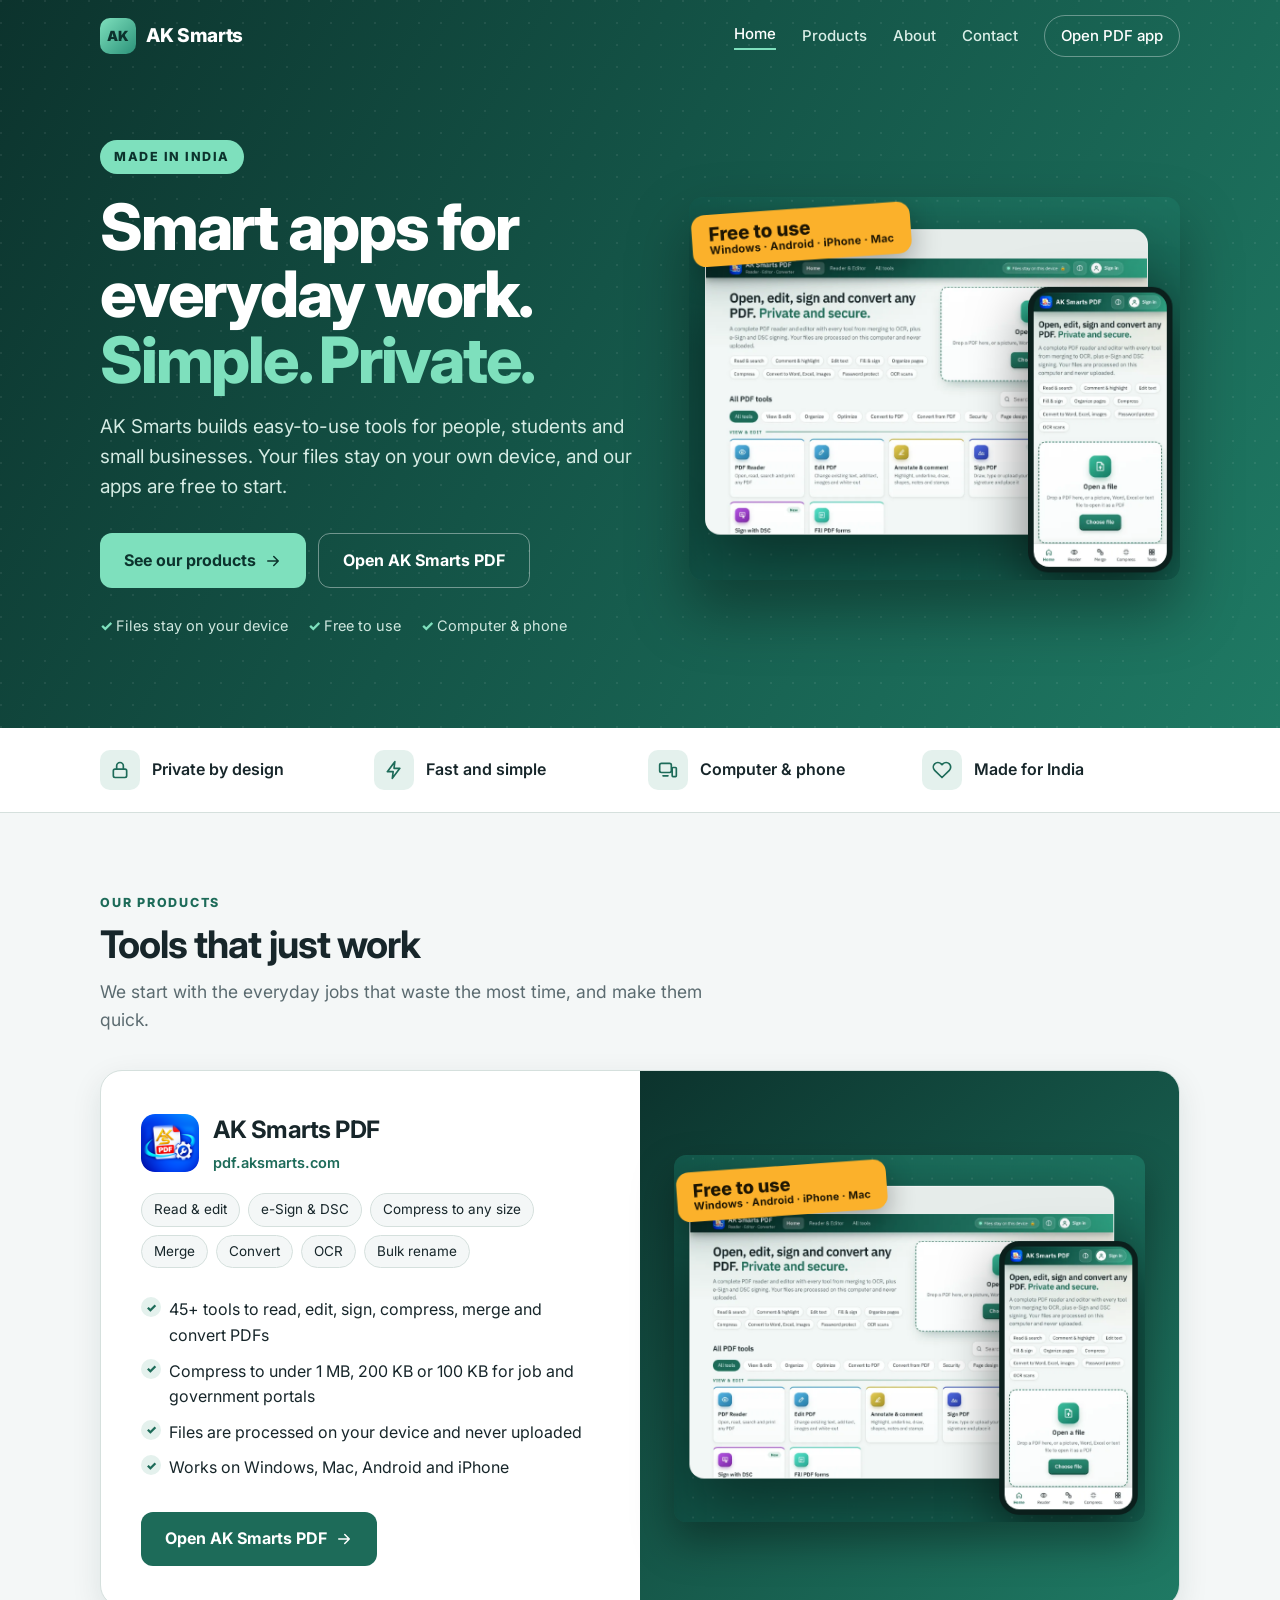
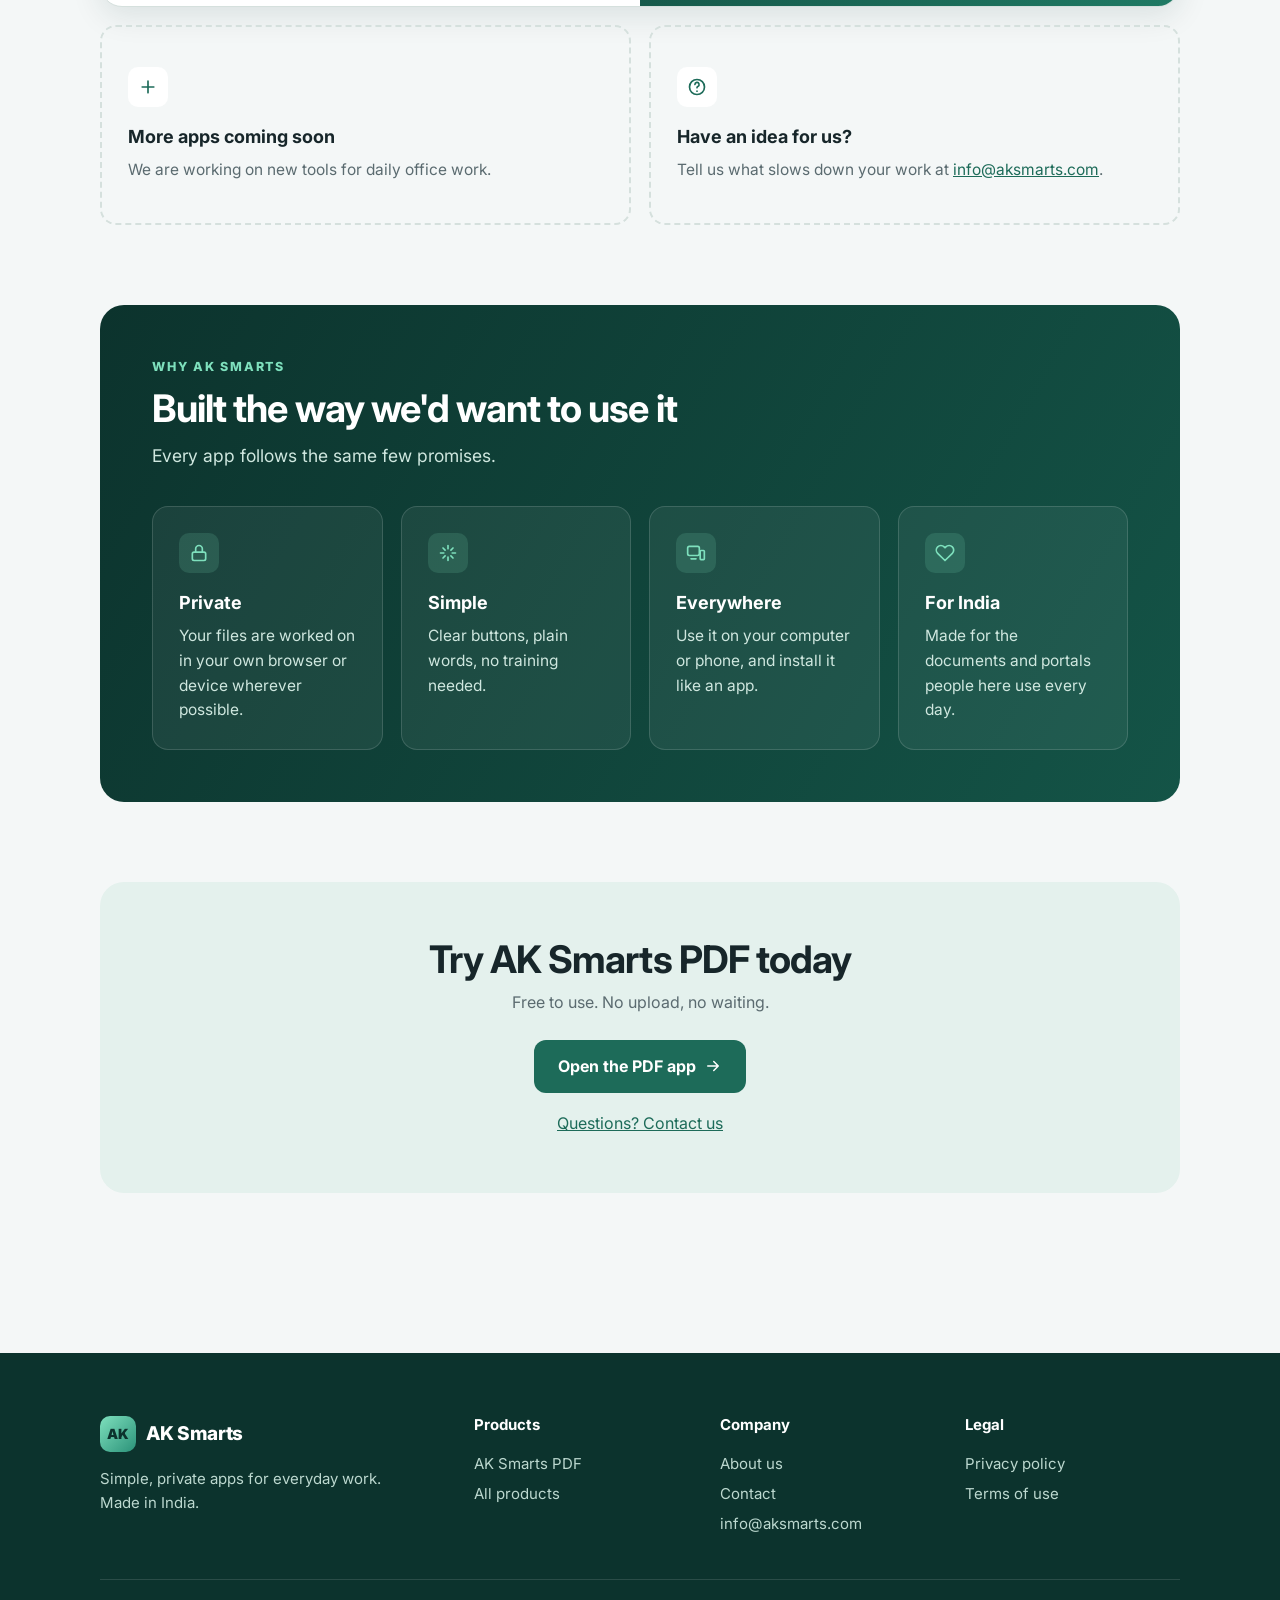
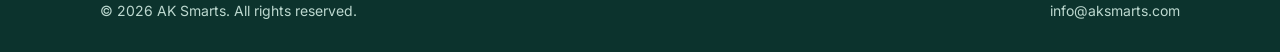
<file: index.html>
<!doctype html>
<html lang="en">
<head>
<meta charset="utf-8">
<meta name="viewport" content="width=device-width,initial-scale=1">
<title>AK Smarts — Simple, private apps for everyday work</title>
<meta name="description" content="AK Smarts builds simple, private apps for everyday work. Our first product, AK Smarts PDF, lets you read, edit, sign and convert PDFs on your own device.">
<link rel="icon" href="assets/favicon.ico">
<link rel="preconnect" href="https://fonts.googleapis.com"><link rel="preconnect" href="https://fonts.gstatic.com" crossorigin>
<link href="https://fonts.googleapis.com/css2?family=Inter:wght@400;500;600;700;800;900&display=swap" rel="stylesheet">
<link rel="stylesheet" href="assets/style.css">
</head>
<body>
<header class="site-header">
 <div class="wrap nav">
  <a class="brand" href="index.html"><span class="mark">AK</span>AK Smarts</a>
  <button class="menu-btn" aria-label="Menu" onclick="document.querySelector('.nav-links').classList.toggle('open')">☰</button>
  <nav class="nav-links"><a href="index.html" class=active>Home</a><a href="products.html">Products</a><a href="about.html">About</a><a href="contact.html">Contact</a><a class="nav-cta" href="https://pdf.aksmarts.com/app">Open PDF app</a></nav>
 </div>
</header>
<section class="hero"><div class="wrap hero-grid">
 <div>
  <span class="pill">Made in India</span>
  <h1>Smart apps for<br>everyday work.<br><span class="accent">Simple. Private.</span></h1>
  <p class="lead">AK Smarts builds easy-to-use tools for people, students and small businesses. Your files stay on your own device, and our apps are free to start.</p>
  <div class="btns"><a class="btn btn-primary" href="products.html">See our products <svg viewBox="0 0 24 24" fill="none" stroke="currentColor" stroke-width="2" stroke-linecap="round" stroke-linejoin="round" aria-hidden="true"><path d="M5 12h14M13 6l6 6-6 6"/></svg></a><a class="btn btn-ghost" href="https://pdf.aksmarts.com/app">Open AK Smarts PDF</a></div>
  <div class="ticks"><span>Files stay on your device</span><span>Free to use</span><span>Computer &amp; phone</span></div>
 </div>
 <div class="showcase"><img src="assets/pdf-app-preview.png" alt="AK Smarts PDF app on computer and phone"></div>
</div></section>
<div class="strip"><div class="wrap">
 <div><span class="ico"><svg viewBox="0 0 24 24" fill="none" stroke="currentColor" stroke-width="2" stroke-linecap="round" stroke-linejoin="round" aria-hidden="true"><rect x="4" y="11" width="16" height="10" rx="2"/><path d="M8 11V7a4 4 0 0 1 8 0v4"/></svg></span>Private by design</div>
 <div><span class="ico"><svg viewBox="0 0 24 24" fill="none" stroke="currentColor" stroke-width="2" stroke-linecap="round" stroke-linejoin="round" aria-hidden="true"><path d="M13 2 4 14h7l-1 8 9-12h-7z"/></svg></span>Fast and simple</div>
 <div><span class="ico"><svg viewBox="0 0 24 24" fill="none" stroke="currentColor" stroke-width="2" stroke-linecap="round" stroke-linejoin="round" aria-hidden="true"><rect x="2" y="4" width="14" height="11" rx="2"/><rect x="17" y="9" width="5" height="11" rx="1"/><path d="M6 19h6"/></svg></span>Computer &amp; phone</div>
 <div><span class="ico"><svg viewBox="0 0 24 24" fill="none" stroke="currentColor" stroke-width="2" stroke-linecap="round" stroke-linejoin="round" aria-hidden="true"><path d="M20.8 4.6a5.5 5.5 0 0 0-7.8 0L12 5.7l-1-1.1a5.5 5.5 0 0 0-7.8 7.8L12 21l8.8-8.6a5.5 5.5 0 0 0 0-7.8z"/></svg></span>Made for India</div>
</div></div>

<section class="block"><div class="wrap">
 <p class="eyebrow">Our products</p>
 <h2>Tools that just work</h2>
 <p class="sub">We start with the everyday jobs that waste the most time, and make them quick.</p>
 <div class="product">
  <div class="info">
   <div class="app-head"><img src="assets/ak-smarts-pdf-icon.png" alt=""><div><h3>AK Smarts PDF</h3><span class="url">pdf.aksmarts.com</span></div></div>
   <div class="chips"><span>Read &amp; edit</span><span>e-Sign &amp; DSC</span><span>Compress to any size</span><span>Merge</span><span>Convert</span><span>OCR</span><span>Bulk rename</span></div>
   <ul class="checks">
    <li>45+ tools to read, edit, sign, compress, merge and convert PDFs</li>
    <li>Compress to under 1 MB, 200 KB or 100 KB for job and government portals</li>
    <li>Files are processed on your device and never uploaded</li>
    <li>Works on Windows, Mac, Android and iPhone</li>
   </ul>
   <div class="btns"><a class="btn btn-dark" href="https://pdf.aksmarts.com/app">Open AK Smarts PDF <svg viewBox="0 0 24 24" fill="none" stroke="currentColor" stroke-width="2" stroke-linecap="round" stroke-linejoin="round" aria-hidden="true"><path d="M5 12h14M13 6l6 6-6 6"/></svg></a></div>
  </div>
  <div class="visual"><img src="assets/pdf-app-preview.png" alt="AK Smarts PDF preview"></div>
 </div>
 <div class="grid g2" style="margin-top:18px">
  <div class="card soon"><span class="ico"><svg viewBox="0 0 24 24" fill="none" stroke="currentColor" stroke-width="2" stroke-linecap="round" stroke-linejoin="round" aria-hidden="true"><path d="M12 5v14M5 12h14"/></svg></span><h3>More apps coming soon</h3><p>We are working on new tools for daily office work.</p></div>
  <div class="card soon"><span class="ico"><svg viewBox="0 0 24 24" fill="none" stroke="currentColor" stroke-width="2" stroke-linecap="round" stroke-linejoin="round" aria-hidden="true"><circle cx="12" cy="12" r="9"/><path d="M9.5 9a2.5 2.5 0 1 1 3.5 2.3c-.7.3-1 .9-1 1.7M12 17h.01"/></svg></span><h3>Have an idea for us?</h3><p>Tell us what slows down your work at <a href="mailto:info@aksmarts.com">info@aksmarts.com</a>.</p></div>
 </div>
</div></section>

<section class="block" style="padding-top:0"><div class="wrap"><div class="band">
 <p class="eyebrow">Why AK Smarts</p>
 <h2>Built the way we'd want to use it</h2>
 <p class="sub">Every app follows the same few promises.</p>
 <div class="grid g4">
  <div class="card"><span class="ico"><svg viewBox="0 0 24 24" fill="none" stroke="currentColor" stroke-width="2" stroke-linecap="round" stroke-linejoin="round" aria-hidden="true"><rect x="4" y="11" width="16" height="10" rx="2"/><path d="M8 11V7a4 4 0 0 1 8 0v4"/></svg></span><h3>Private</h3><p>Your files are worked on in your own browser or device wherever possible.</p></div>
  <div class="card"><span class="ico"><svg viewBox="0 0 24 24" fill="none" stroke="currentColor" stroke-width="2" stroke-linecap="round" stroke-linejoin="round" aria-hidden="true"><path d="M12 3v4M12 17v4M3 12h4M17 12h4M6 6l2.5 2.5M15.5 15.5 18 18M6 18l2.5-2.5M15.5 8.5 18 6"/></svg></span><h3>Simple</h3><p>Clear buttons, plain words, no training needed.</p></div>
  <div class="card"><span class="ico"><svg viewBox="0 0 24 24" fill="none" stroke="currentColor" stroke-width="2" stroke-linecap="round" stroke-linejoin="round" aria-hidden="true"><rect x="2" y="4" width="14" height="11" rx="2"/><rect x="17" y="9" width="5" height="11" rx="1"/><path d="M6 19h6"/></svg></span><h3>Everywhere</h3><p>Use it on your computer or phone, and install it like an app.</p></div>
  <div class="card"><span class="ico"><svg viewBox="0 0 24 24" fill="none" stroke="currentColor" stroke-width="2" stroke-linecap="round" stroke-linejoin="round" aria-hidden="true"><path d="M20.8 4.6a5.5 5.5 0 0 0-7.8 0L12 5.7l-1-1.1a5.5 5.5 0 0 0-7.8 7.8L12 21l8.8-8.6a5.5 5.5 0 0 0 0-7.8z"/></svg></span><h3>For India</h3><p>Made for the documents and portals people here use every day.</p></div>
 </div>
</div></div></section>

<section class="block" style="padding-top:0"><div class="wrap"><div class="cta">
 <h2>Try AK Smarts PDF today</h2>
 <p>Free to use. No upload, no waiting.</p>
 <div class="btns" style="justify-content:center"><a class="btn btn-dark" href="https://pdf.aksmarts.com/app">Open the PDF app <svg viewBox="0 0 24 24" fill="none" stroke="currentColor" stroke-width="2" stroke-linecap="round" stroke-linejoin="round" aria-hidden="true"><path d="M5 12h14M13 6l6 6-6 6"/></svg></a></div>
 <p style="margin:18px 0 0"><a href="contact.html">Questions? Contact us</a></p>
</div></div></section>
<footer>
 <div class="wrap">
  <div class="foot">
   <div><a class="brand" href="index.html"><span class="mark">AK</span>AK Smarts</a>
    <p>Simple, private apps for everyday work. Made in India.</p></div>
   <div><h4>Products</h4><a href="https://pdf.aksmarts.com/app">AK Smarts PDF</a><a href="products.html">All products</a></div>
   <div><h4>Company</h4><a href="about.html">About us</a><a href="contact.html">Contact</a><a href="mailto:info@aksmarts.com">info@aksmarts.com</a></div>
   <div><h4>Legal</h4><a href="privacy.html">Privacy policy</a><a href="terms.html">Terms of use</a></div>
  </div>
  <div class="copy"><span>© 2026 AK Smarts. All rights reserved.</span><span>info@aksmarts.com</span></div>
 </div>
</footer>
</body>
</html>
</file>
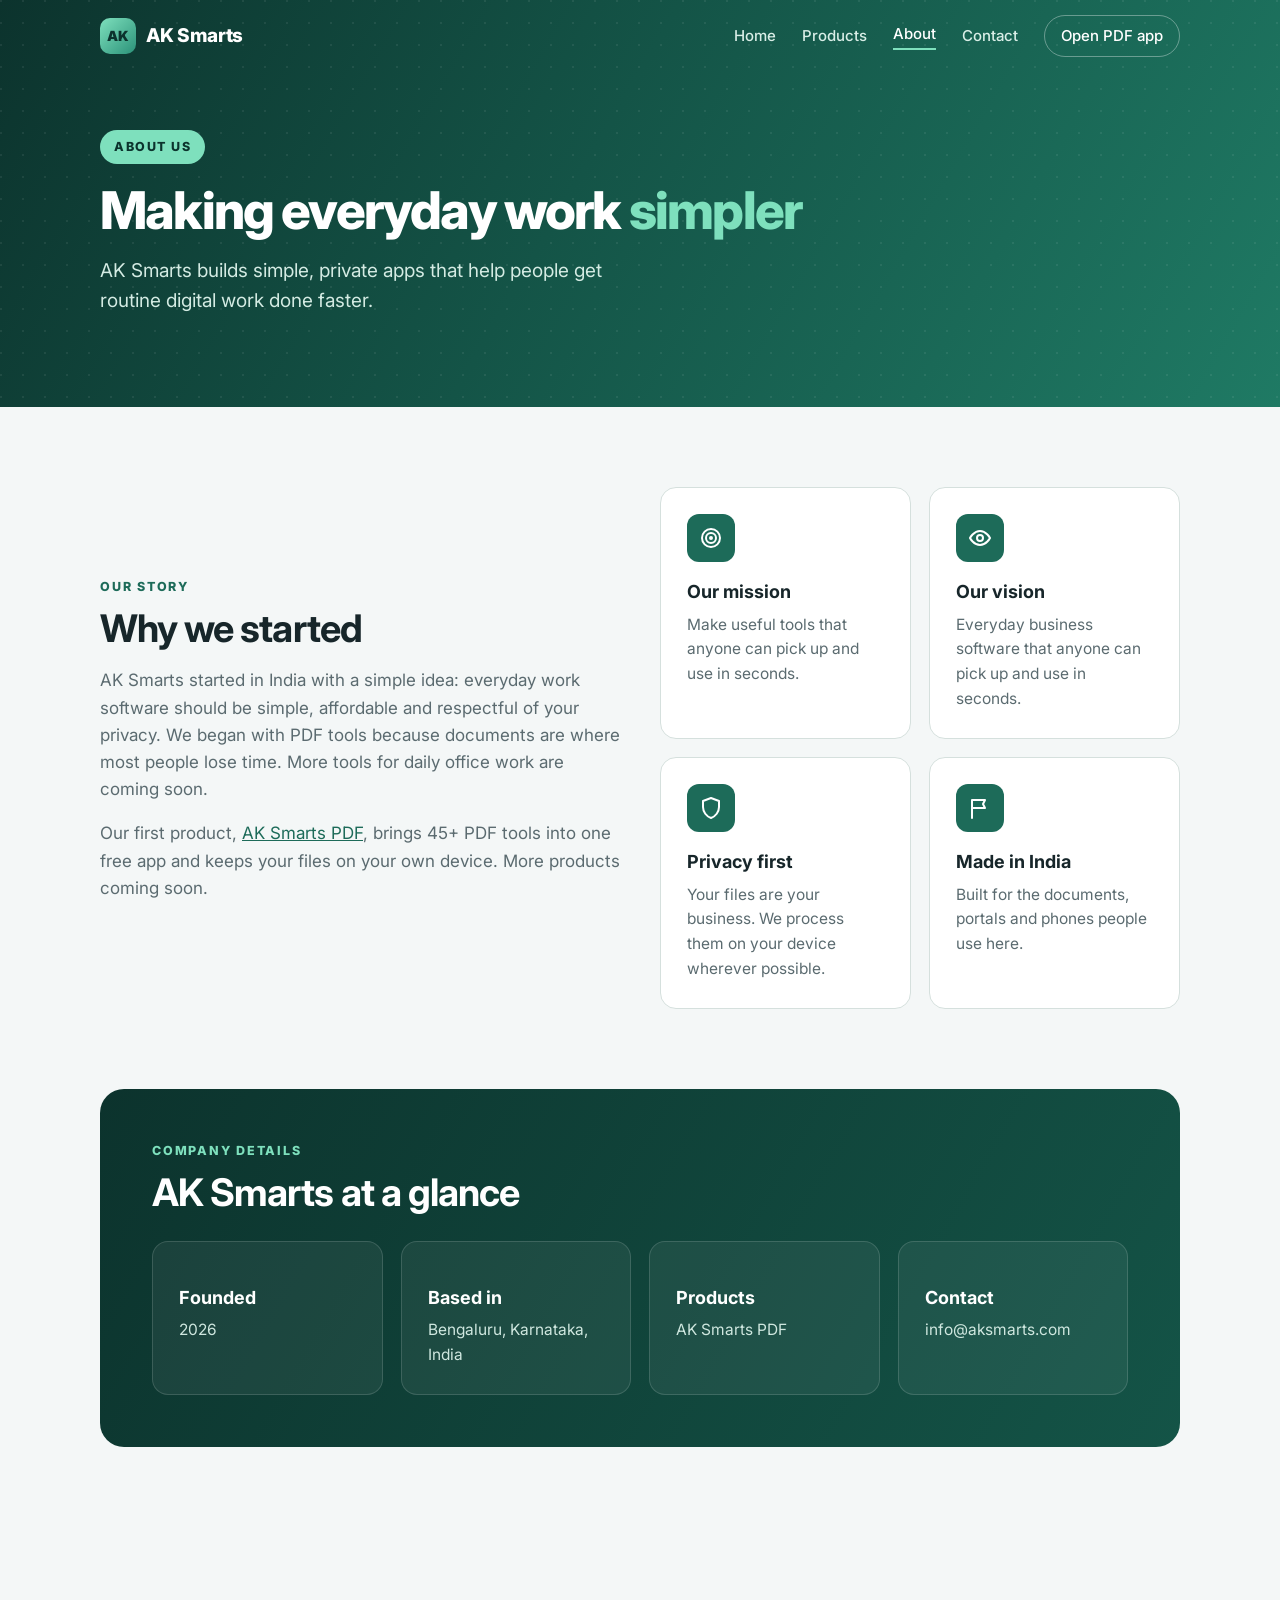
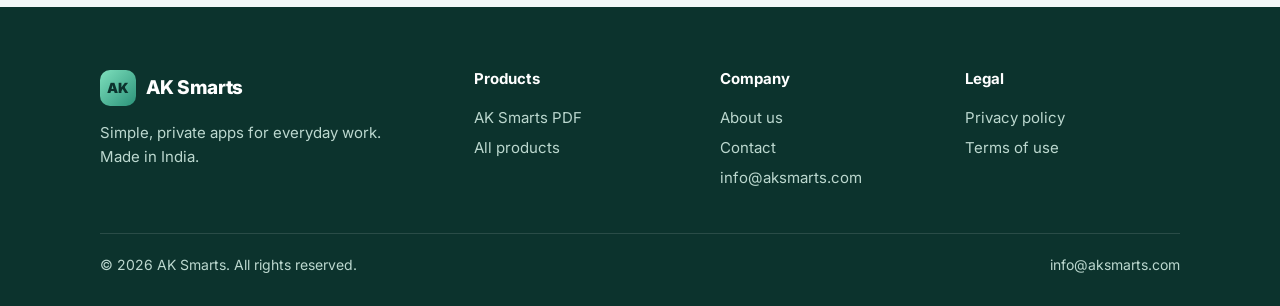
<file: about.html>
<!doctype html>
<html lang="en">
<head>
<meta charset="utf-8">
<meta name="viewport" content="width=device-width,initial-scale=1">
<title>About us — AK Smarts</title>
<meta name="description" content="About AK Smarts, the company behind AK Smarts PDF.">
<link rel="icon" href="assets/favicon.ico">
<link rel="preconnect" href="https://fonts.googleapis.com"><link rel="preconnect" href="https://fonts.gstatic.com" crossorigin>
<link href="https://fonts.googleapis.com/css2?family=Inter:wght@400;500;600;700;800;900&display=swap" rel="stylesheet">
<link rel="stylesheet" href="assets/style.css">
</head>
<body>
<header class="site-header">
 <div class="wrap nav">
  <a class="brand" href="index.html"><span class="mark">AK</span>AK Smarts</a>
  <button class="menu-btn" aria-label="Menu" onclick="document.querySelector('.nav-links').classList.toggle('open')">☰</button>
  <nav class="nav-links"><a href="index.html">Home</a><a href="products.html">Products</a><a href="about.html" class=active>About</a><a href="contact.html">Contact</a><a class="nav-cta" href="https://pdf.aksmarts.com/app">Open PDF app</a></nav>
 </div>
</header>
<section class="hero small"><div class="wrap">
<span class="pill">About us</span><h1>Making everyday work <span class="accent">simpler</span></h1><p class="lead">AK Smarts builds simple, private apps that help people get routine digital work done faster.</p></div></section>
<section class="block"><div class="wrap">
 <div class="grid g2" style="align-items:center;gap:40px">
  <div>
   <p class="eyebrow">Our story</p>
   <h2>Why we started</h2>
   <p style="color:var(--muted);font-size:17px">AK Smarts started in India with a simple idea: everyday work software should be simple, affordable and respectful of your privacy. We began with PDF tools because documents are where most people lose time. More tools for daily office work are coming soon.</p>
   <p style="color:var(--muted);font-size:17px">Our first product, <a href="https://pdf.aksmarts.com/app">AK Smarts PDF</a>, brings 45+ PDF tools into one free app and keeps your files on your own device. More products coming soon.</p>
  </div>
  <div class="grid g2">
   <div class="card"><span class="ico big"><svg viewBox="0 0 24 24" fill="none" stroke="currentColor" stroke-width="2" stroke-linecap="round" stroke-linejoin="round" aria-hidden="true"><circle cx="12" cy="12" r="9"/><circle cx="12" cy="12" r="5"/><circle cx="12" cy="12" r="1"/></svg></span><h3>Our mission</h3><p>Make useful tools that anyone can pick up and use in seconds.</p></div>
   <div class="card"><span class="ico big"><svg viewBox="0 0 24 24" fill="none" stroke="currentColor" stroke-width="2" stroke-linecap="round" stroke-linejoin="round" aria-hidden="true"><path d="M2 12s3.6-7 10-7 10 7 10 7-3.6 7-10 7S2 12 2 12z"/><circle cx="12" cy="12" r="3"/></svg></span><h3>Our vision</h3><p>Everyday business software that anyone can pick up and use in seconds.</p></div>
   <div class="card"><span class="ico big"><svg viewBox="0 0 24 24" fill="none" stroke="currentColor" stroke-width="2" stroke-linecap="round" stroke-linejoin="round" aria-hidden="true"><path d="M12 2 4 5v6c0 5 3.4 9.4 8 11 4.6-1.6 8-6 8-11V5z"/></svg></span><h3>Privacy first</h3><p>Your files are your business. We process them on your device wherever possible.</p></div>
   <div class="card"><span class="ico big"><svg viewBox="0 0 24 24" fill="none" stroke="currentColor" stroke-width="2" stroke-linecap="round" stroke-linejoin="round" aria-hidden="true"><path d="M4 22V4M4 4h13l-2 4 2 4H4"/></svg></span><h3>Made in India</h3><p>Built for the documents, portals and phones people use here.</p></div>
  </div>
 </div>
</div></section>


<section class="block" style="padding-top:0"><div class="wrap"><div class="band">
 <p class="eyebrow">Company details</p>
 <h2>AK Smarts at a glance</h2>
 <div class="grid g4" style="margin-top:26px">
  <div class="card"><h3>Founded</h3><p>2026</p></div>
  <div class="card"><h3>Based in</h3><p>Bengaluru, Karnataka, India</p></div>
  <div class="card"><h3>Products</h3><p>AK Smarts PDF</p></div>
  <div class="card"><h3>Contact</h3><p>info@aksmarts.com</p></div>
 </div>
</div></div></section>
<footer>
 <div class="wrap">
  <div class="foot">
   <div><a class="brand" href="index.html"><span class="mark">AK</span>AK Smarts</a>
    <p>Simple, private apps for everyday work. Made in India.</p></div>
   <div><h4>Products</h4><a href="https://pdf.aksmarts.com/app">AK Smarts PDF</a><a href="products.html">All products</a></div>
   <div><h4>Company</h4><a href="about.html">About us</a><a href="contact.html">Contact</a><a href="mailto:info@aksmarts.com">info@aksmarts.com</a></div>
   <div><h4>Legal</h4><a href="privacy.html">Privacy policy</a><a href="terms.html">Terms of use</a></div>
  </div>
  <div class="copy"><span>© 2026 AK Smarts. All rights reserved.</span><span>info@aksmarts.com</span></div>
 </div>
</footer>
</body>
</html>
</file>
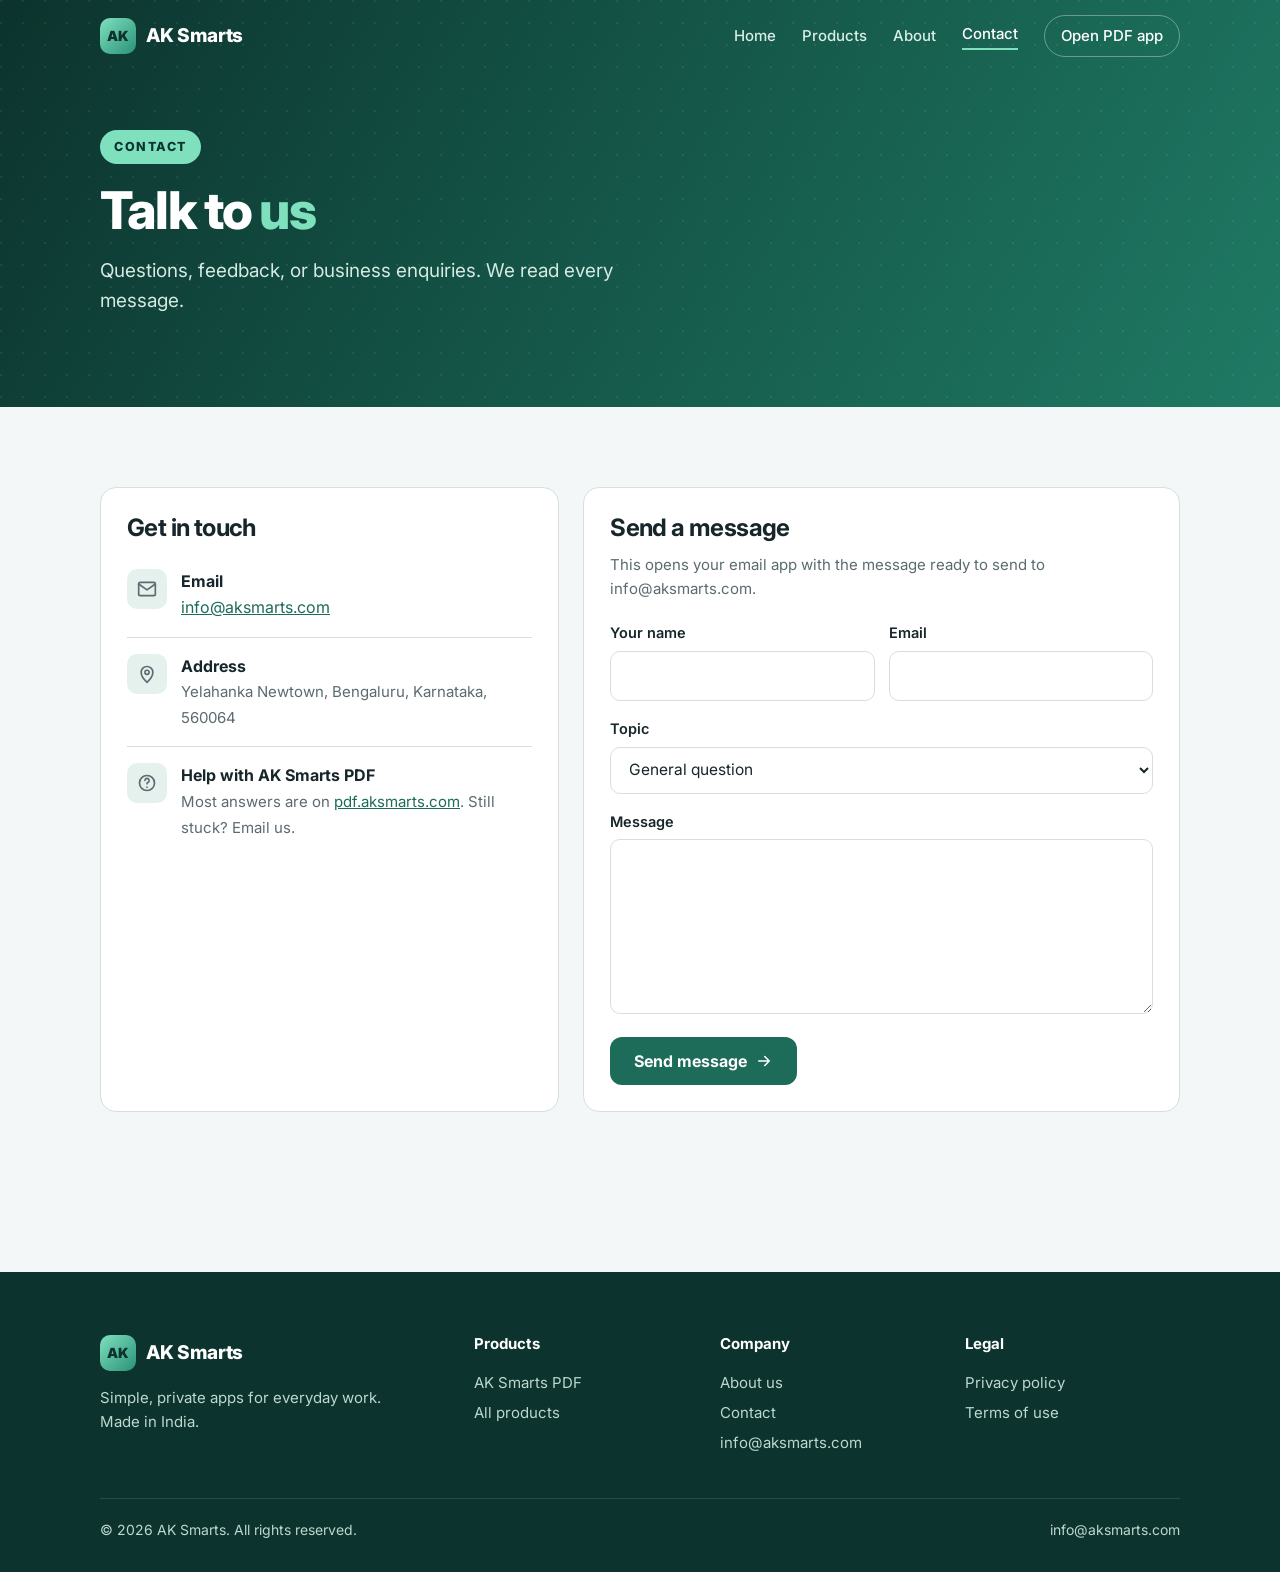
<file: contact.html>
<!doctype html>
<html lang="en">
<head>
<meta charset="utf-8">
<meta name="viewport" content="width=device-width,initial-scale=1">
<title>Contact — AK Smarts</title>
<meta name="description" content="Contact AK Smarts at info@aksmarts.com.">
<link rel="icon" href="assets/favicon.ico">
<link rel="preconnect" href="https://fonts.googleapis.com"><link rel="preconnect" href="https://fonts.gstatic.com" crossorigin>
<link href="https://fonts.googleapis.com/css2?family=Inter:wght@400;500;600;700;800;900&display=swap" rel="stylesheet">
<link rel="stylesheet" href="assets/style.css">
</head>
<body>
<header class="site-header">
 <div class="wrap nav">
  <a class="brand" href="index.html"><span class="mark">AK</span>AK Smarts</a>
  <button class="menu-btn" aria-label="Menu" onclick="document.querySelector('.nav-links').classList.toggle('open')">☰</button>
  <nav class="nav-links"><a href="index.html">Home</a><a href="products.html">Products</a><a href="about.html">About</a><a href="contact.html" class=active>Contact</a><a class="nav-cta" href="https://pdf.aksmarts.com/app">Open PDF app</a></nav>
 </div>
</header>
<section class="hero small"><div class="wrap">
<span class="pill">Contact</span><h1>Talk to <span class="accent">us</span></h1><p class="lead">Questions, feedback, or business enquiries. We read every message.</p></div></section>
<section class="block"><div class="wrap contact-grid">
 <div class="card">
  <h2 style="font-size:24px">Get in touch</h2>
  <div class="contact-item"><span class="ico"><svg viewBox="0 0 24 24" fill="none" stroke="currentColor" stroke-width="2" stroke-linecap="round" stroke-linejoin="round" aria-hidden="true"><rect x="2" y="4" width="20" height="16" rx="2"/><path d="m22 6-10 7L2 6"/></svg></span><div><b>Email</b><a href="mailto:info@aksmarts.com">info@aksmarts.com</a></div></div>
  <div class="contact-item"><span class="ico"><svg viewBox="0 0 24 24" fill="none" stroke="currentColor" stroke-width="2" stroke-linecap="round" stroke-linejoin="round" aria-hidden="true"><path d="M12 22s7-6.2 7-12a7 7 0 0 0-14 0c0 5.8 7 12 7 12z"/><circle cx="12" cy="10" r="2.5"/></svg></span><div><b>Address</b><span>Yelahanka Newtown, Bengaluru, Karnataka, 560064</span></div></div>
  <div class="contact-item"><span class="ico"><svg viewBox="0 0 24 24" fill="none" stroke="currentColor" stroke-width="2" stroke-linecap="round" stroke-linejoin="round" aria-hidden="true"><circle cx="12" cy="12" r="9"/><path d="M9.5 9a2.5 2.5 0 1 1 3.5 2.3c-.7.3-1 .9-1 1.7M12 17h.01"/></svg></span><div><b>Help with AK Smarts PDF</b><span>Most answers are on <a href="https://pdf.aksmarts.com/app">pdf.aksmarts.com</a>. Still stuck? Email us.</span></div></div>
 </div>
 <form class="card" onsubmit="event.preventDefault();var f=this;location.href='mailto:info@aksmarts.com?subject='+encodeURIComponent('['+f.topic.value+'] from '+f.name.value)+'&body='+encodeURIComponent(f.msg.value+'\n\n'+f.name.value+' <'+f.email.value+'>');">
  <h2 style="font-size:24px">Send a message</h2>
  <p style="color:var(--muted);margin:0 0 20px;font-size:15px">This opens your email app with the message ready to send to info@aksmarts.com.</p>
  <div class="row2"><div><label for="name">Your name</label><input id="name" name="name" required></div>
  <div><label for="email">Email</label><input id="email" name="email" type="email" required></div></div>
  <label for="topic">Topic</label>
  <select id="topic" name="topic"><option>General question</option><option>AK Smarts PDF help</option><option>Business / partnership</option><option>Feedback</option></select>
  <label for="msg">Message</label><textarea id="msg" name="msg" rows="6" required></textarea>
  <button class="btn btn-dark" type="submit">Send message <svg viewBox="0 0 24 24" fill="none" stroke="currentColor" stroke-width="2" stroke-linecap="round" stroke-linejoin="round" aria-hidden="true"><path d="M5 12h14M13 6l6 6-6 6"/></svg></button>
 </form>
</div></section>
<footer>
 <div class="wrap">
  <div class="foot">
   <div><a class="brand" href="index.html"><span class="mark">AK</span>AK Smarts</a>
    <p>Simple, private apps for everyday work. Made in India.</p></div>
   <div><h4>Products</h4><a href="https://pdf.aksmarts.com/app">AK Smarts PDF</a><a href="products.html">All products</a></div>
   <div><h4>Company</h4><a href="about.html">About us</a><a href="contact.html">Contact</a><a href="mailto:info@aksmarts.com">info@aksmarts.com</a></div>
   <div><h4>Legal</h4><a href="privacy.html">Privacy policy</a><a href="terms.html">Terms of use</a></div>
  </div>
  <div class="copy"><span>© 2026 AK Smarts. All rights reserved.</span><span>info@aksmarts.com</span></div>
 </div>
</footer>
</body>
</html>
</file>
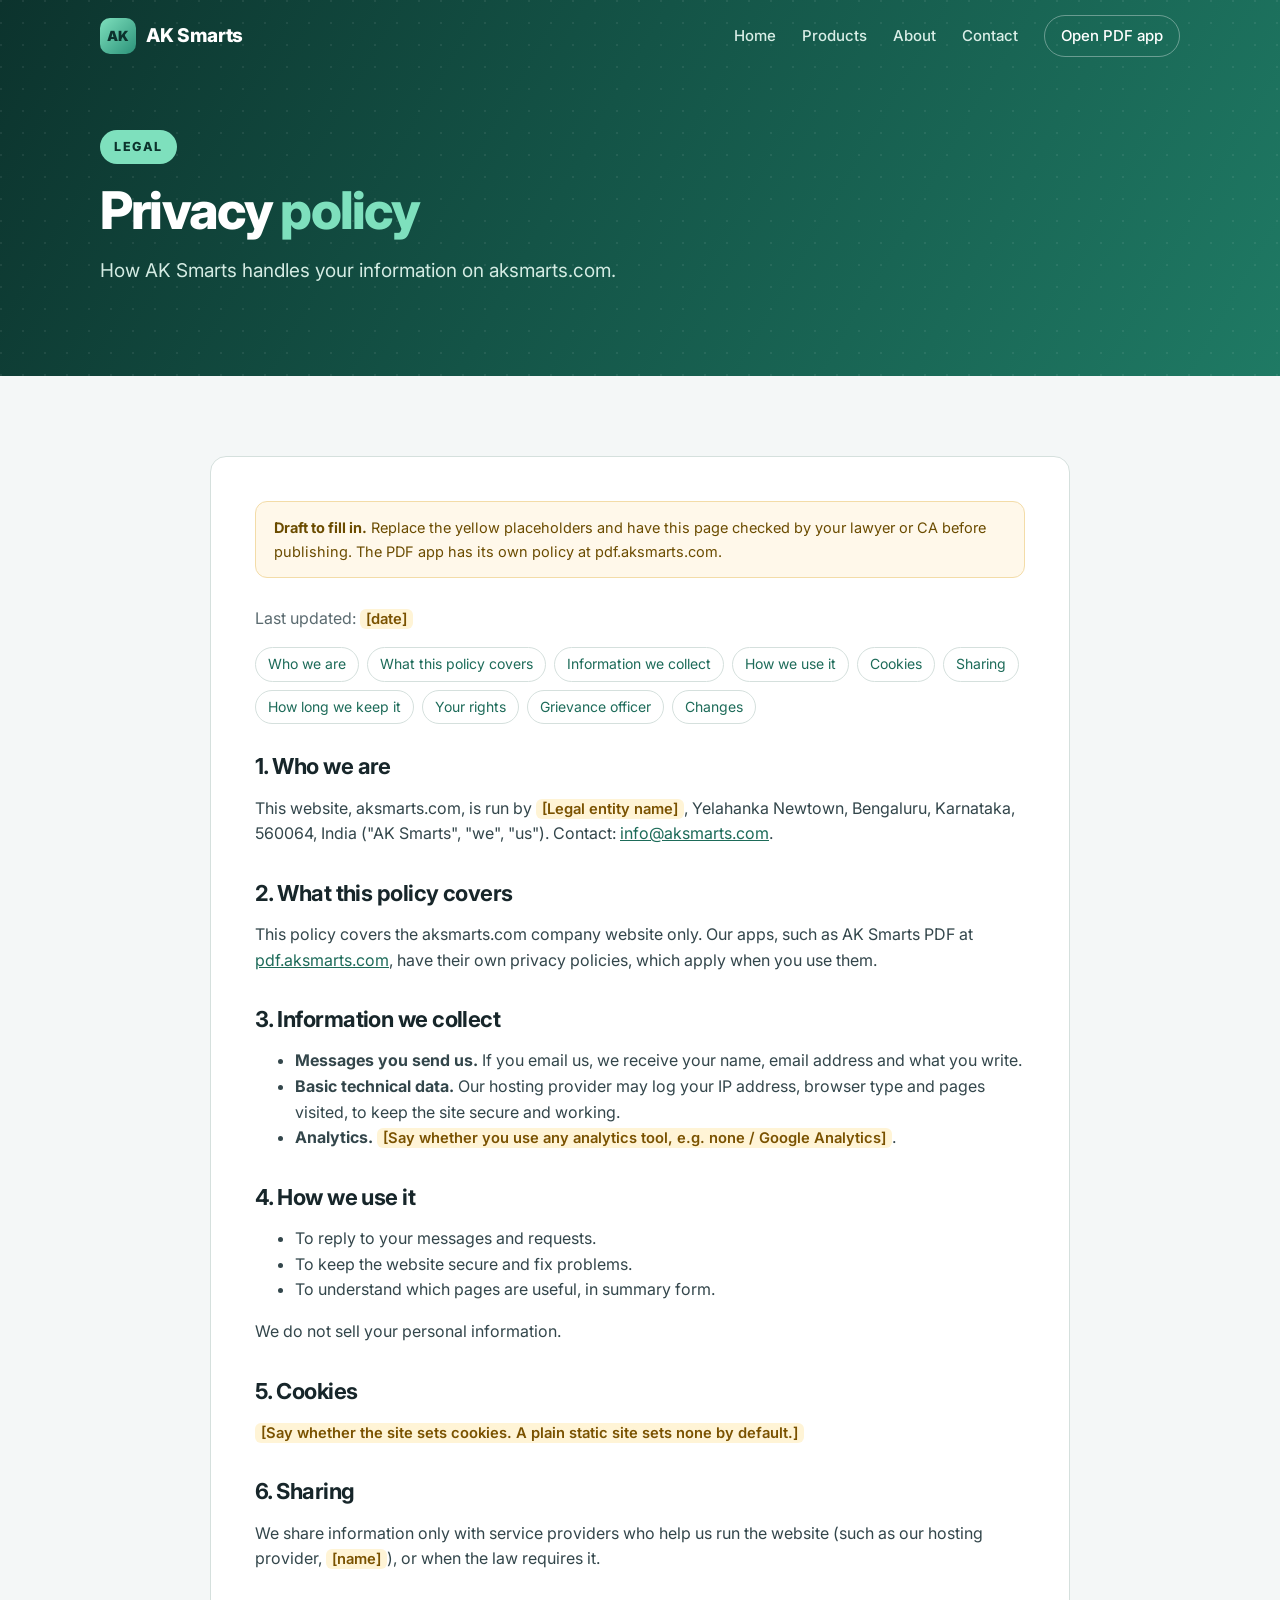
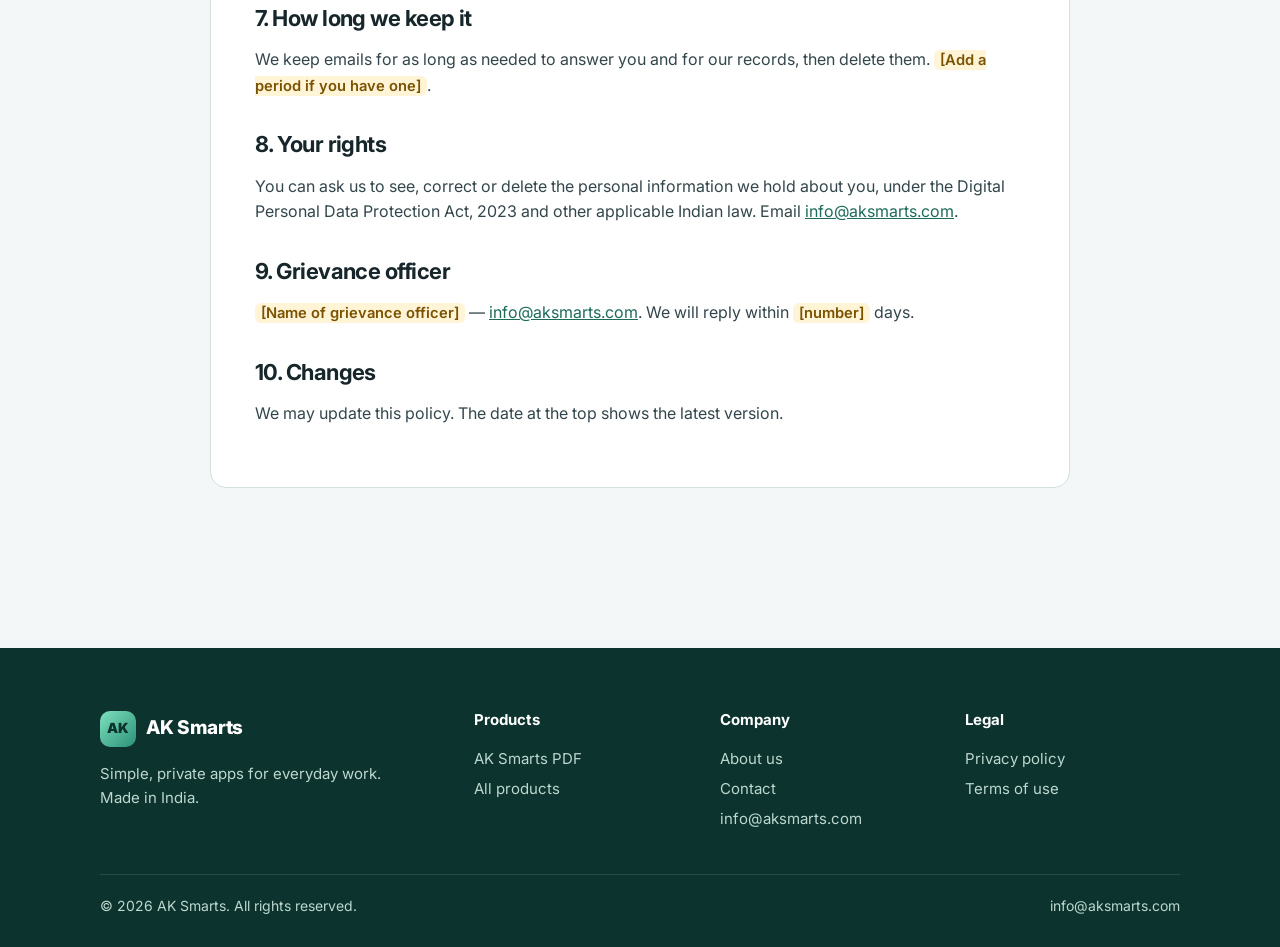
<file: privacy.html>
<!doctype html>
<html lang="en">
<head>
<meta charset="utf-8">
<meta name="viewport" content="width=device-width,initial-scale=1">
<title>Privacy policy — AK Smarts</title>
<meta name="description" content="Privacy policy for aksmarts.com.">
<link rel="icon" href="assets/favicon.ico">
<link rel="preconnect" href="https://fonts.googleapis.com"><link rel="preconnect" href="https://fonts.gstatic.com" crossorigin>
<link href="https://fonts.googleapis.com/css2?family=Inter:wght@400;500;600;700;800;900&display=swap" rel="stylesheet">
<link rel="stylesheet" href="assets/style.css">
</head>
<body>
<header class="site-header">
 <div class="wrap nav">
  <a class="brand" href="index.html"><span class="mark">AK</span>AK Smarts</a>
  <button class="menu-btn" aria-label="Menu" onclick="document.querySelector('.nav-links').classList.toggle('open')">☰</button>
  <nav class="nav-links"><a href="index.html">Home</a><a href="products.html">Products</a><a href="about.html">About</a><a href="contact.html">Contact</a><a class="nav-cta" href="https://pdf.aksmarts.com/app">Open PDF app</a></nav>
 </div>
</header>
<section class="hero small"><div class="wrap">
<span class="pill">Legal</span><h1>Privacy <span class="accent">policy</span></h1><p class="lead">How AK Smarts handles your information on aksmarts.com.</p></div></section><section class="block"><div class="wrap"><div class="legal"><div class="note"><b>Draft to fill in.</b> Replace the yellow placeholders and have this page checked by your lawyer or CA before publishing. The PDF app has its own policy at pdf.aksmarts.com.</div><p style="color:var(--muted);margin-top:0">Last updated: <span class="ph">[date]</span></p><div class="toc"><a href="#s0">Who we are</a><a href="#s1">What this policy covers</a><a href="#s2">Information we collect</a><a href="#s3">How we use it</a><a href="#s4">Cookies</a><a href="#s5">Sharing</a><a href="#s6">How long we keep it</a><a href="#s7">Your rights</a><a href="#s8">Grievance officer</a><a href="#s9">Changes</a></div><h2 id="s0">1. Who we are</h2><p>This website, aksmarts.com, is run by <span class="ph">[Legal entity name]</span>, Yelahanka Newtown, Bengaluru, Karnataka, 560064, India ("AK Smarts", "we", "us"). Contact: <a href="mailto:info@aksmarts.com">info@aksmarts.com</a>.</p><h2 id="s1">2. What this policy covers</h2><p>This policy covers the aksmarts.com company website only. Our apps, such as AK Smarts PDF at <a href="https://pdf.aksmarts.com/app">pdf.aksmarts.com</a>, have their own privacy policies, which apply when you use them.</p><h2 id="s2">3. Information we collect</h2><ul><li><b>Messages you send us.</b> If you email us, we receive your name, email address and what you write.</li><li><b>Basic technical data.</b> Our hosting provider may log your IP address, browser type and pages visited, to keep the site secure and working.</li><li><b>Analytics.</b> <span class="ph">[Say whether you use any analytics tool, e.g. none / Google Analytics]</span>.</li></ul><h2 id="s3">4. How we use it</h2><ul><li>To reply to your messages and requests.</li><li>To keep the website secure and fix problems.</li><li>To understand which pages are useful, in summary form.</li></ul><p>We do not sell your personal information.</p><h2 id="s4">5. Cookies</h2><p><span class="ph">[Say whether the site sets cookies. A plain static site sets none by default.]</span></p><h2 id="s5">6. Sharing</h2><p>We share information only with service providers who help us run the website (such as our hosting provider, <span class="ph">[name]</span>), or when the law requires it.</p><h2 id="s6">7. How long we keep it</h2><p>We keep emails for as long as needed to answer you and for our records, then delete them. <span class="ph">[Add a period if you have one]</span>.</p><h2 id="s7">8. Your rights</h2><p>You can ask us to see, correct or delete the personal information we hold about you, under the Digital Personal Data Protection Act, 2023 and other applicable Indian law. Email <a href="mailto:info@aksmarts.com">info@aksmarts.com</a>.</p><h2 id="s8">9. Grievance officer</h2><p><span class="ph">[Name of grievance officer]</span> — <a href="mailto:info@aksmarts.com">info@aksmarts.com</a>. We will reply within <span class="ph">[number]</span> days.</p><h2 id="s9">10. Changes</h2><p>We may update this policy. The date at the top shows the latest version.</p></div></div></section>
<footer>
 <div class="wrap">
  <div class="foot">
   <div><a class="brand" href="index.html"><span class="mark">AK</span>AK Smarts</a>
    <p>Simple, private apps for everyday work. Made in India.</p></div>
   <div><h4>Products</h4><a href="https://pdf.aksmarts.com/app">AK Smarts PDF</a><a href="products.html">All products</a></div>
   <div><h4>Company</h4><a href="about.html">About us</a><a href="contact.html">Contact</a><a href="mailto:info@aksmarts.com">info@aksmarts.com</a></div>
   <div><h4>Legal</h4><a href="privacy.html">Privacy policy</a><a href="terms.html">Terms of use</a></div>
  </div>
  <div class="copy"><span>© 2026 AK Smarts. All rights reserved.</span><span>info@aksmarts.com</span></div>
 </div>
</footer>
</body>
</html>
</file>
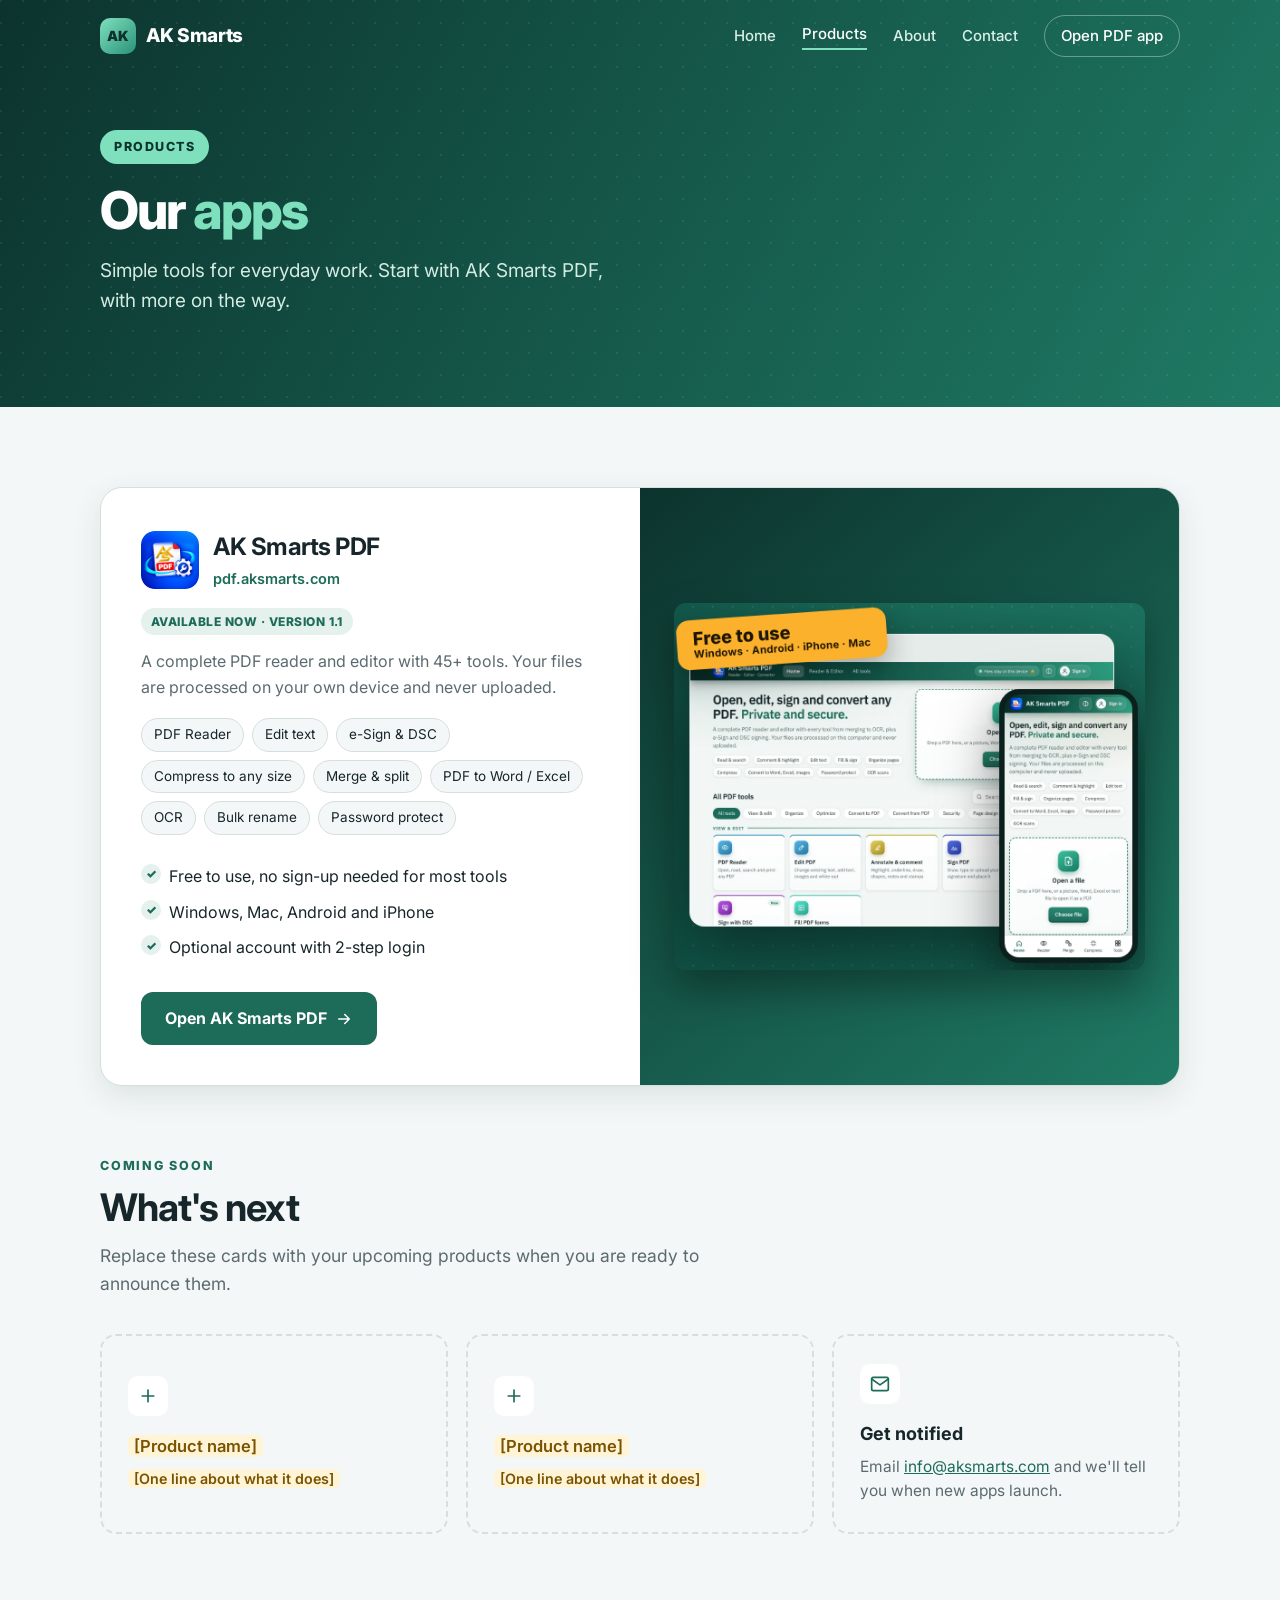
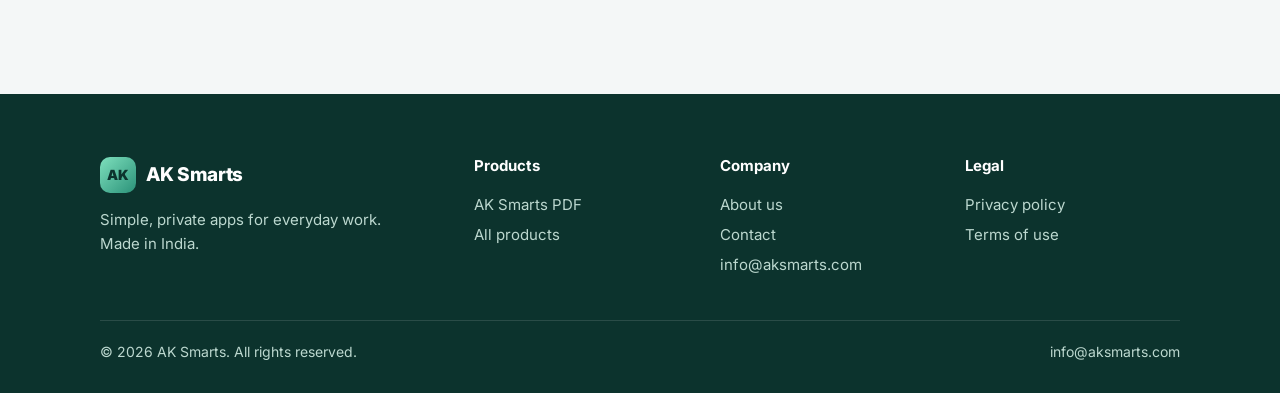
<file: products.html>
<!doctype html>
<html lang="en">
<head>
<meta charset="utf-8">
<meta name="viewport" content="width=device-width,initial-scale=1">
<title>Products — AK Smarts</title>
<meta name="description" content="Apps made by AK Smarts, including AK Smarts PDF.">
<link rel="icon" href="assets/favicon.ico">
<link rel="preconnect" href="https://fonts.googleapis.com"><link rel="preconnect" href="https://fonts.gstatic.com" crossorigin>
<link href="https://fonts.googleapis.com/css2?family=Inter:wght@400;500;600;700;800;900&display=swap" rel="stylesheet">
<link rel="stylesheet" href="assets/style.css">
</head>
<body>
<header class="site-header">
 <div class="wrap nav">
  <a class="brand" href="index.html"><span class="mark">AK</span>AK Smarts</a>
  <button class="menu-btn" aria-label="Menu" onclick="document.querySelector('.nav-links').classList.toggle('open')">☰</button>
  <nav class="nav-links"><a href="index.html">Home</a><a href="products.html" class=active>Products</a><a href="about.html">About</a><a href="contact.html">Contact</a><a class="nav-cta" href="https://pdf.aksmarts.com/app">Open PDF app</a></nav>
 </div>
</header>
<section class="hero small"><div class="wrap">
<span class="pill">Products</span><h1>Our <span class="accent">apps</span></h1><p class="lead">Simple tools for everyday work. Start with AK Smarts PDF, with more on the way.</p></div></section>
<section class="block"><div class="wrap">
 <div class="product">
  <div class="info">
   <div class="app-head"><img src="assets/ak-smarts-pdf-icon.png" alt=""><div><h3>AK Smarts PDF</h3><span class="url">pdf.aksmarts.com</span></div></div>
   <p style="margin:16px 0 0"><span class="badge">AVAILABLE NOW · VERSION 1.1</span></p>
   <p style="color:var(--muted);margin:14px 0 0">A complete PDF reader and editor with 45+ tools. Your files are processed on your own device and never uploaded.</p>
   <div class="chips"><span>PDF Reader</span><span>Edit text</span><span>e-Sign &amp; DSC</span><span>Compress to any size</span><span>Merge &amp; split</span><span>PDF to Word / Excel</span><span>OCR</span><span>Bulk rename</span><span>Password protect</span></div>
   <ul class="checks">
    <li>Free to use, no sign-up needed for most tools</li>
    <li>Windows, Mac, Android and iPhone</li>
    <li>Optional account with 2-step login</li>
   </ul>
   <div class="btns"><a class="btn btn-dark" href="https://pdf.aksmarts.com/app">Open AK Smarts PDF <svg viewBox="0 0 24 24" fill="none" stroke="currentColor" stroke-width="2" stroke-linecap="round" stroke-linejoin="round" aria-hidden="true"><path d="M5 12h14M13 6l6 6-6 6"/></svg></a></div>
  </div>
  <div class="visual"><img src="assets/pdf-app-preview.png" alt="AK Smarts PDF preview"></div>
 </div>

 <p class="eyebrow" style="margin-top:70px">Coming soon</p>
 <h2>What's next</h2>
 <p class="sub">Replace these cards with your upcoming products when you are ready to announce them.</p>
 <div class="grid g3">
  <div class="card soon"><span class="ico"><svg viewBox="0 0 24 24" fill="none" stroke="currentColor" stroke-width="2" stroke-linecap="round" stroke-linejoin="round" aria-hidden="true"><path d="M12 5v14M5 12h14"/></svg></span><h3><span class="ph">[Product name]</span></h3><p><span class="ph">[One line about what it does]</span></p></div>
  <div class="card soon"><span class="ico"><svg viewBox="0 0 24 24" fill="none" stroke="currentColor" stroke-width="2" stroke-linecap="round" stroke-linejoin="round" aria-hidden="true"><path d="M12 5v14M5 12h14"/></svg></span><h3><span class="ph">[Product name]</span></h3><p><span class="ph">[One line about what it does]</span></p></div>
  <div class="card soon"><span class="ico"><svg viewBox="0 0 24 24" fill="none" stroke="currentColor" stroke-width="2" stroke-linecap="round" stroke-linejoin="round" aria-hidden="true"><rect x="2" y="4" width="20" height="16" rx="2"/><path d="m22 6-10 7L2 6"/></svg></span><h3>Get notified</h3><p>Email <a href="mailto:info@aksmarts.com?subject=Tell%20me%20about%20new%20apps">info@aksmarts.com</a> and we'll tell you when new apps launch.</p></div>
 </div>
</div></section>
<footer>
 <div class="wrap">
  <div class="foot">
   <div><a class="brand" href="index.html"><span class="mark">AK</span>AK Smarts</a>
    <p>Simple, private apps for everyday work. Made in India.</p></div>
   <div><h4>Products</h4><a href="https://pdf.aksmarts.com/app">AK Smarts PDF</a><a href="products.html">All products</a></div>
   <div><h4>Company</h4><a href="about.html">About us</a><a href="contact.html">Contact</a><a href="mailto:info@aksmarts.com">info@aksmarts.com</a></div>
   <div><h4>Legal</h4><a href="privacy.html">Privacy policy</a><a href="terms.html">Terms of use</a></div>
  </div>
  <div class="copy"><span>© 2026 AK Smarts. All rights reserved.</span><span>info@aksmarts.com</span></div>
 </div>
</footer>
</body>
</html>
</file>
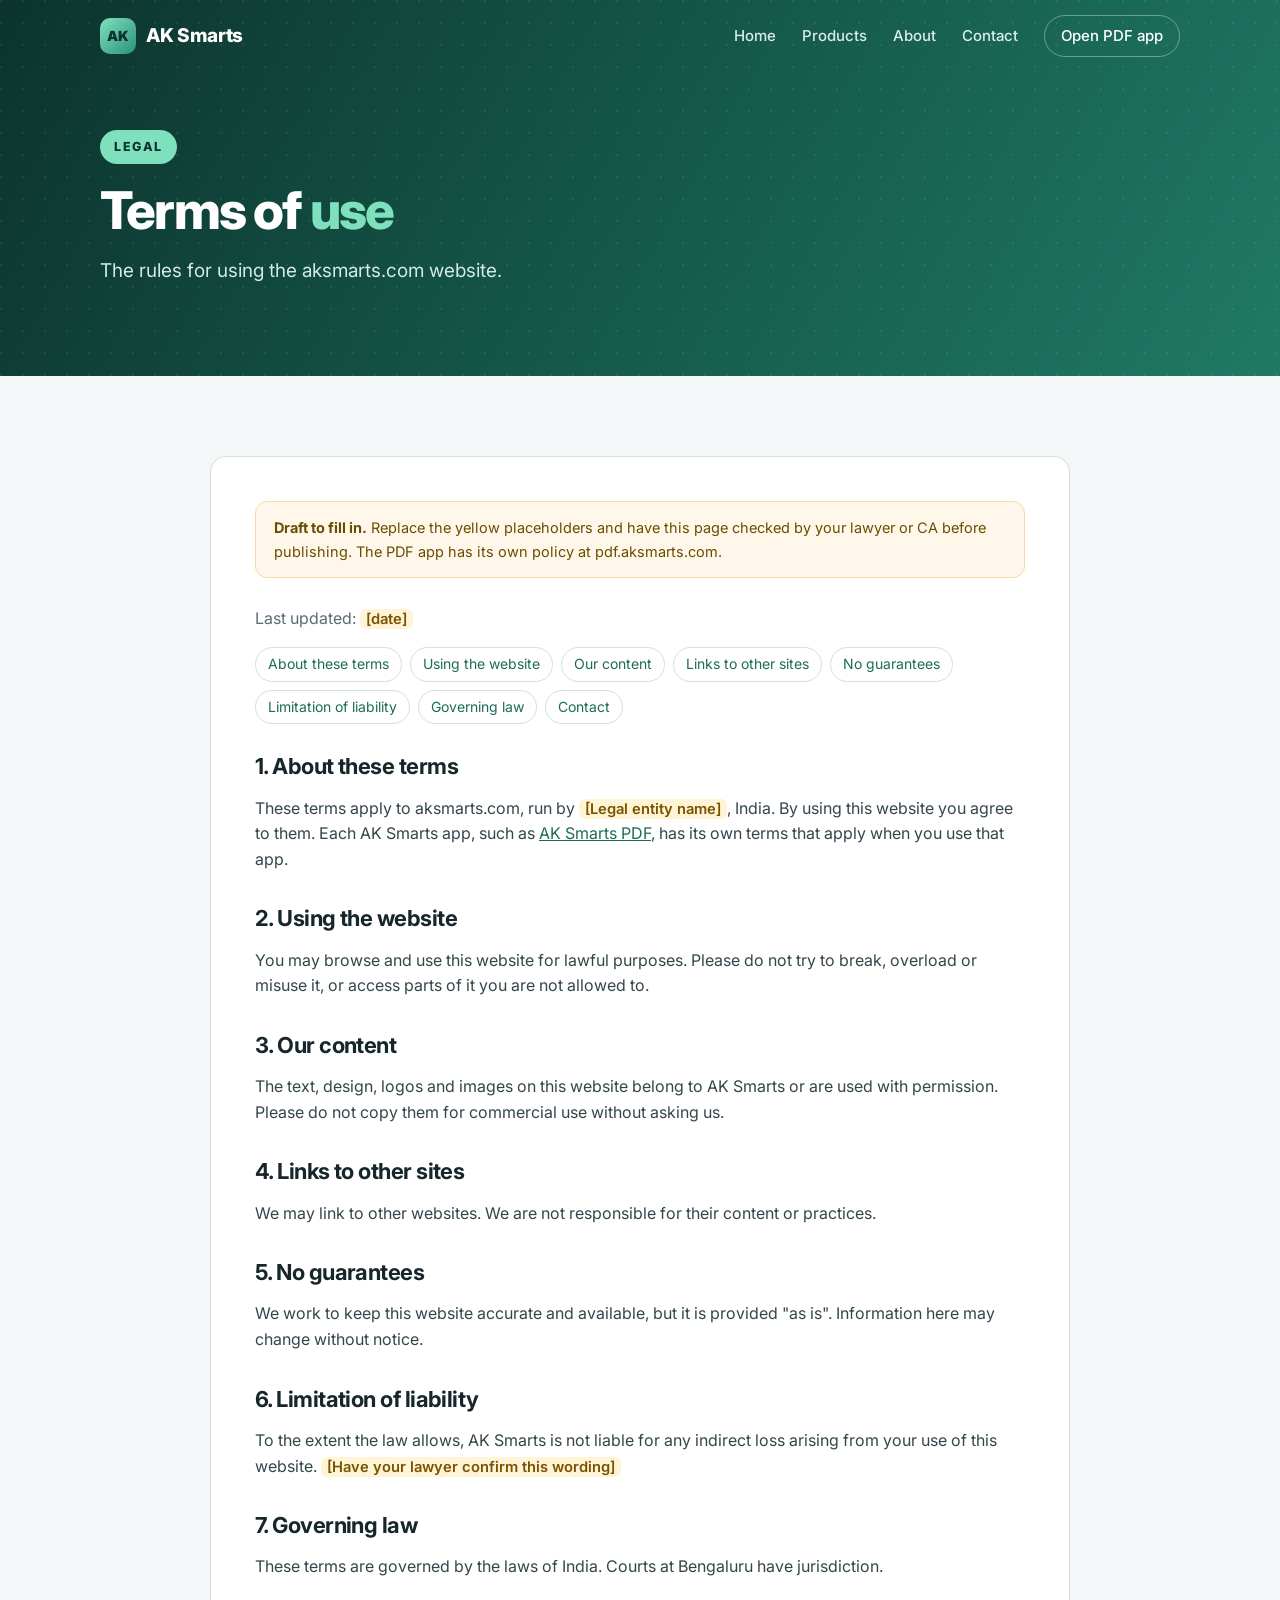
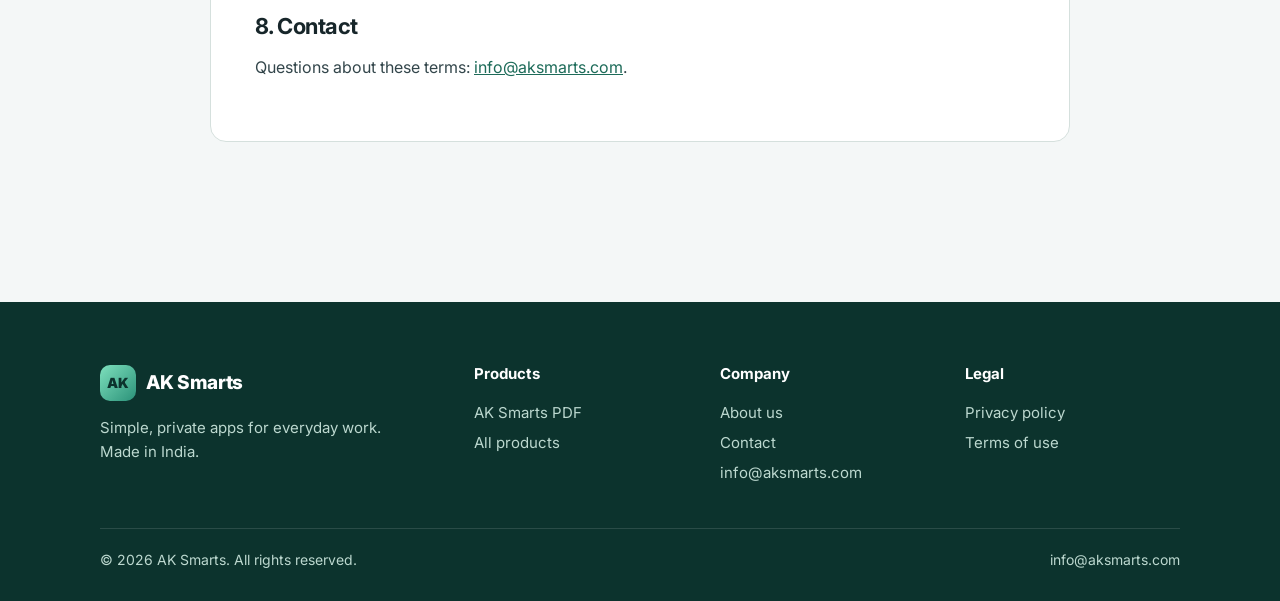
<file: terms.html>
<!doctype html>
<html lang="en">
<head>
<meta charset="utf-8">
<meta name="viewport" content="width=device-width,initial-scale=1">
<title>Terms of use — AK Smarts</title>
<meta name="description" content="Terms of use for aksmarts.com.">
<link rel="icon" href="assets/favicon.ico">
<link rel="preconnect" href="https://fonts.googleapis.com"><link rel="preconnect" href="https://fonts.gstatic.com" crossorigin>
<link href="https://fonts.googleapis.com/css2?family=Inter:wght@400;500;600;700;800;900&display=swap" rel="stylesheet">
<link rel="stylesheet" href="assets/style.css">
</head>
<body>
<header class="site-header">
 <div class="wrap nav">
  <a class="brand" href="index.html"><span class="mark">AK</span>AK Smarts</a>
  <button class="menu-btn" aria-label="Menu" onclick="document.querySelector('.nav-links').classList.toggle('open')">☰</button>
  <nav class="nav-links"><a href="index.html">Home</a><a href="products.html">Products</a><a href="about.html">About</a><a href="contact.html">Contact</a><a class="nav-cta" href="https://pdf.aksmarts.com/app">Open PDF app</a></nav>
 </div>
</header>
<section class="hero small"><div class="wrap">
<span class="pill">Legal</span><h1>Terms of <span class="accent">use</span></h1><p class="lead">The rules for using the aksmarts.com website.</p></div></section><section class="block"><div class="wrap"><div class="legal"><div class="note"><b>Draft to fill in.</b> Replace the yellow placeholders and have this page checked by your lawyer or CA before publishing. The PDF app has its own policy at pdf.aksmarts.com.</div><p style="color:var(--muted);margin-top:0">Last updated: <span class="ph">[date]</span></p><div class="toc"><a href="#s0">About these terms</a><a href="#s1">Using the website</a><a href="#s2">Our content</a><a href="#s3">Links to other sites</a><a href="#s4">No guarantees</a><a href="#s5">Limitation of liability</a><a href="#s6">Governing law</a><a href="#s7">Contact</a></div><h2 id="s0">1. About these terms</h2><p>These terms apply to aksmarts.com, run by <span class="ph">[Legal entity name]</span>, India. By using this website you agree to them. Each AK Smarts app, such as <a href="https://pdf.aksmarts.com/app">AK Smarts PDF</a>, has its own terms that apply when you use that app.</p><h2 id="s1">2. Using the website</h2><p>You may browse and use this website for lawful purposes. Please do not try to break, overload or misuse it, or access parts of it you are not allowed to.</p><h2 id="s2">3. Our content</h2><p>The text, design, logos and images on this website belong to AK Smarts or are used with permission. Please do not copy them for commercial use without asking us.</p><h2 id="s3">4. Links to other sites</h2><p>We may link to other websites. We are not responsible for their content or practices.</p><h2 id="s4">5. No guarantees</h2><p>We work to keep this website accurate and available, but it is provided "as is". Information here may change without notice.</p><h2 id="s5">6. Limitation of liability</h2><p>To the extent the law allows, AK Smarts is not liable for any indirect loss arising from your use of this website. <span class="ph">[Have your lawyer confirm this wording]</span></p><h2 id="s6">7. Governing law</h2><p>These terms are governed by the laws of India. Courts at Bengaluru have jurisdiction.</p><h2 id="s7">8. Contact</h2><p>Questions about these terms: <a href="mailto:info@aksmarts.com">info@aksmarts.com</a>.</p></div></div></section>
<footer>
 <div class="wrap">
  <div class="foot">
   <div><a class="brand" href="index.html"><span class="mark">AK</span>AK Smarts</a>
    <p>Simple, private apps for everyday work. Made in India.</p></div>
   <div><h4>Products</h4><a href="https://pdf.aksmarts.com/app">AK Smarts PDF</a><a href="products.html">All products</a></div>
   <div><h4>Company</h4><a href="about.html">About us</a><a href="contact.html">Contact</a><a href="mailto:info@aksmarts.com">info@aksmarts.com</a></div>
   <div><h4>Legal</h4><a href="privacy.html">Privacy policy</a><a href="terms.html">Terms of use</a></div>
  </div>
  <div class="copy"><span>© 2026 AK Smarts. All rights reserved.</span><span>info@aksmarts.com</span></div>
 </div>
</footer>
</body>
</html>
</file>
<file: assets/style.css>
/* AK Smarts — main website styles. Colours match pdf.aksmarts.com */
:root{
  --green-900:#0c332d; --green-800:#145447; --green-700:#1d6b59; --green-500:#2b9279;
  --mint:#7ee0bd; --mint-soft:#e4f1ed; --ink:#17262a; --muted:#5b6b70;
  --line:#d5e0dd; --bg:#f4f7f7; --white:#fff; --amber:#ffb238;
  --radius:16px; --shadow:0 10px 30px rgba(12,51,45,.10);
}
*{box-sizing:border-box}
html{scroll-behavior:smooth}
body{margin:0;font-family:Inter,system-ui,-apple-system,"Segoe UI",Roboto,sans-serif;color:var(--ink);background:var(--bg);line-height:1.6;-webkit-font-smoothing:antialiased}
img{max-width:100%;display:block}
a{color:var(--green-700)}
.wrap{max-width:1120px;margin:0 auto;padding:0 20px}

/* Header */
.site-header{position:absolute;top:0;left:0;right:0;z-index:10}
.site-header.solid{position:static;background:var(--green-900)}
.nav{display:flex;align-items:center;justify-content:space-between;height:72px}
.brand{display:flex;align-items:center;gap:10px;color:#fff;text-decoration:none;font-weight:800;font-size:19px;letter-spacing:-.01em}
.mark{width:36px;height:36px;border-radius:10px;background:linear-gradient(135deg,var(--mint),var(--green-500));display:grid;place-items:center;color:var(--green-900);font-weight:900;font-size:14px;letter-spacing:-.02em}
.nav-links{display:flex;align-items:center;gap:26px}
.nav-links a{color:#d9eee7;text-decoration:none;font-size:15px;font-weight:500}
.nav-links a:hover,.nav-links a.active{color:#fff}
.nav-links a.active{box-shadow:inset 0 -2px 0 var(--mint);padding-bottom:4px}
.nav-cta{border:1px solid rgba(255,255,255,.35);padding:8px 16px;border-radius:999px;color:#fff!important}
.menu-btn{display:none;background:none;border:1px solid rgba(255,255,255,.35);color:#fff;border-radius:10px;padding:7px 11px;font-size:15px}

/* Hero */
.hero{position:relative;color:#fff;background:
  radial-gradient(circle at 1px 1px,rgba(255,255,255,.07) 1px,transparent 0) 0 0/22px 22px,
  linear-gradient(120deg,var(--green-900) 0%,var(--green-800) 45%,#1f7a64 100%);
  padding:140px 0 90px;overflow:hidden}
.hero.small{padding:130px 0 60px}
.hero-grid{display:grid;grid-template-columns:1.1fr 1fr;gap:48px;align-items:center}
.pill{display:inline-block;background:var(--mint);color:var(--green-900);font-weight:800;font-size:12.5px;letter-spacing:.12em;text-transform:uppercase;padding:7px 14px;border-radius:999px}
h1{font-size:clamp(38px,6vw,64px);line-height:1.04;letter-spacing:-.035em;margin:20px 0 18px;font-weight:800}
h1 .accent,.accent{color:var(--mint)}
.hero p.lead{font-size:19px;color:#d4ebe3;max-width:540px;margin:0 0 30px}
.hero.small h1{font-size:clamp(34px,5vw,52px)}
.btns{display:flex;gap:12px;flex-wrap:wrap}
.btn{display:inline-flex;align-items:center;gap:8px;padding:14px 24px;border-radius:12px;font-weight:700;font-size:16px;text-decoration:none;border:0;cursor:pointer;font-family:inherit}
.btn-primary{background:var(--mint);color:var(--green-900)}
.btn-primary:hover{background:#9aeacd}
.btn-ghost{border:1px solid rgba(255,255,255,.4);color:#fff}
.btn-ghost:hover{background:rgba(255,255,255,.08)}
.btn-dark{background:var(--green-700);color:#fff}
.btn-dark:hover{background:var(--green-800)}
.ticks{display:flex;flex-wrap:wrap;gap:8px 20px;margin-top:26px;color:#cfe7df;font-size:14.5px}
.ticks span::before{content:"✓ ";color:var(--mint);font-weight:800}

.showcase{position:relative}
.showcase .frame{background:#fff;border-radius:14px;padding:6px;box-shadow:0 30px 60px rgba(0,0,0,.35);transform:rotate(-1.5deg)}
.showcase .frame img{border-radius:10px}
.tag{position:absolute;top:-18px;left:-14px;background:var(--amber);color:#1b1300;font-weight:800;padding:8px 14px;border-radius:10px;transform:rotate(-5deg);box-shadow:0 8px 20px rgba(0,0,0,.25);font-size:15px;z-index:2}
.tag small{display:block;font-weight:700;font-size:11.5px}

/* Strip */
.strip{background:#fff;border-bottom:1px solid var(--line)}
.strip .wrap{display:grid;grid-template-columns:repeat(4,1fr);gap:16px;padding:22px 20px}
.strip div{display:flex;align-items:center;gap:12px;font-weight:600}
.ico{width:40px;height:40px;border-radius:10px;background:var(--mint-soft);color:var(--green-700);display:grid;place-items:center;flex:none}
.ico svg{width:20px;height:20px}

/* Sections */
section.block{padding:80px 0}
.eyebrow{color:var(--green-700);font-weight:800;font-size:12.5px;letter-spacing:.14em;text-transform:uppercase;margin:0 0 10px}
h2{font-size:clamp(28px,3.6vw,38px);letter-spacing:-.025em;line-height:1.15;margin:0 0 12px}
.sub{color:var(--muted);font-size:17.5px;margin:0 0 36px;max-width:640px}
.grid{display:grid;gap:18px}
.g2{grid-template-columns:repeat(2,1fr)} .g3{grid-template-columns:repeat(3,1fr)} .g4{grid-template-columns:repeat(4,1fr)}
.card{background:#fff;border:1px solid var(--line);border-radius:var(--radius);padding:26px}
.card h3{margin:16px 0 6px;font-size:18px}
.card p{margin:0;color:var(--muted);font-size:15.5px}
.card.hover{transition:transform .15s,box-shadow .15s}
.card.hover:hover{transform:translateY(-3px);box-shadow:var(--shadow)}
.ico.big{width:48px;height:48px;border-radius:12px;background:var(--green-700);color:#fff}
.ico.big svg{width:24px;height:24px}

/* Product feature */
.product{display:grid;grid-template-columns:1fr 1fr;gap:0;background:#fff;border:1px solid var(--line);border-radius:22px;overflow:hidden;box-shadow:var(--shadow)}
.product .info{padding:40px}
.product .visual{background:linear-gradient(140deg,var(--green-900),#1f7a64);display:grid;place-items:center;padding:34px}
.product .visual img{border-radius:12px;box-shadow:0 20px 40px rgba(0,0,0,.35)}
.app-head{display:flex;align-items:center;gap:14px}
.app-head img{width:58px;height:58px;border-radius:14px}
.app-head h3{margin:0;font-size:24px;letter-spacing:-.02em}
.app-head .url{color:var(--green-700);font-weight:600;font-size:14.5px}
.badge{display:inline-block;font-size:12px;font-weight:800;padding:4px 10px;border-radius:999px;background:var(--mint-soft);color:var(--green-700);letter-spacing:.04em}
.chips{display:flex;flex-wrap:wrap;gap:8px;margin:18px 0 24px}
.chips span{border:1px solid var(--line);border-radius:999px;padding:5px 12px;font-size:13.5px;color:var(--ink);background:var(--bg)}
ul.checks{list-style:none;padding:0;margin:0 0 26px}
ul.checks li{padding:5px 0 5px 28px;position:relative;color:var(--ink)}
ul.checks li::before{content:"✓";position:absolute;left:0;top:5px;width:20px;height:20px;border-radius:50%;background:var(--mint-soft);color:var(--green-700);font-size:12px;font-weight:900;display:grid;place-items:center}
.soon{border:2px dashed var(--line);background:transparent;display:flex;flex-direction:column;justify-content:center;min-height:200px}
.soon .ico{background:#fff}

/* Dark band */
.band{background:linear-gradient(120deg,var(--green-900),var(--green-800));color:#fff;border-radius:24px;padding:52px}
.band .eyebrow{color:var(--mint)}
.band .sub{color:#cfe7df}
.band .card{background:rgba(255,255,255,.06);border-color:rgba(255,255,255,.14)}
.band .card p{color:#cfe7df}
.band .card h3{color:#fff}
.band .ico{background:rgba(126,224,189,.15);color:var(--mint)}

/* CTA */
.cta{background:var(--mint-soft);border-radius:24px;padding:56px 24px;text-align:center}
.cta h2{margin-bottom:8px}
.cta p{color:var(--muted);margin:0 0 24px}

/* Steps */
.num{width:34px;height:34px;border-radius:50%;background:var(--green-700);color:#fff;font-weight:800;display:grid;place-items:center}

/* Team */
.person{text-align:center}
.avatar{width:84px;height:84px;margin:0 auto;border-radius:50%;background:linear-gradient(135deg,var(--mint),var(--green-500));color:var(--green-900);font-size:30px;font-weight:800;display:grid;place-items:center}
.ph{background:#fff4d6;color:#7a5200;border-radius:6px;padding:1px 6px;font-size:.92em;font-weight:600;white-space:nowrap}

/* Contact */
.contact-grid{display:grid;grid-template-columns:1fr 1.3fr;gap:24px}
label{display:block;font-weight:600;font-size:14.5px;margin:0 0 6px}
input,textarea,select{width:100%;font:inherit;font-size:15.5px;padding:12px 14px;border:1px solid var(--line);border-radius:10px;background:#fff;color:var(--ink);margin-bottom:16px}
input:focus,textarea:focus,select:focus{outline:2px solid var(--green-500);border-color:transparent}
.row2{display:grid;grid-template-columns:1fr 1fr;gap:14px}
.contact-item{display:flex;gap:14px;align-items:flex-start;padding:16px 0;border-bottom:1px solid var(--line)}
.contact-item:last-child{border-bottom:0}
.contact-item b{display:block}
.contact-item span{color:var(--muted);font-size:15px}

/* Legal */
.legal{background:#fff;border:1px solid var(--line);border-radius:var(--radius);padding:44px;max-width:860px;margin:0 auto}
.legal h2{font-size:22px;margin:34px 0 8px}
.legal h2:first-of-type{margin-top:0}
.legal p,.legal li{color:#33464b;font-size:16px}
.note{background:#fff8ea;border:1px solid #f3dca8;border-radius:12px;padding:14px 18px;color:#6b4c00;font-size:14.5px;margin-bottom:28px}
.toc{display:flex;flex-wrap:wrap;gap:8px;margin-bottom:30px}
.toc a{font-size:14px;text-decoration:none;border:1px solid var(--line);border-radius:999px;padding:5px 12px}

/* Footer */
footer{background:var(--green-900);color:#bcd8cf;padding:60px 0 30px;margin-top:80px}
.foot{display:grid;grid-template-columns:1.6fr 1fr 1fr 1fr;gap:30px}
footer h4{color:#fff;margin:0 0 12px;font-size:15px}
footer a{color:#bcd8cf;text-decoration:none;display:block;padding:3px 0;font-size:15px}
footer a:hover{color:#fff}
footer p{font-size:15px;margin:12px 0 0;max-width:320px}
.copy{border-top:1px solid rgba(255,255,255,.12);margin-top:40px;padding-top:20px;font-size:14px;display:flex;justify-content:space-between;flex-wrap:wrap;gap:10px}

/* Phone */
@media (max-width:860px){
  .hero{padding:110px 0 60px}
  .hero-grid,.product,.contact-grid{grid-template-columns:1fr}
  .showcase{margin-top:16px}
  .g3,.g4{grid-template-columns:1fr 1fr}
  .strip .wrap{grid-template-columns:1fr 1fr}
  .foot{grid-template-columns:1fr 1fr}
  .band{padding:36px 22px}
  .product .info{padding:28px}
  .legal{padding:26px}
  .menu-btn{display:block}
  .nav-links{display:none;position:absolute;top:66px;left:16px;right:16px;flex-direction:column;align-items:stretch;gap:0;background:var(--green-900);border:1px solid rgba(255,255,255,.15);border-radius:14px;padding:8px}
  .nav-links.open{display:flex}
  .nav-links a{padding:12px 14px}
  .nav-links a.active{box-shadow:none;background:rgba(255,255,255,.08);border-radius:8px}
  .nav-cta{text-align:center;margin-top:6px}
}
@media (max-width:540px){
  .wrap{padding:0 16px}
  .g2,.g3,.g4,.row2{grid-template-columns:1fr}
  .strip .wrap{gap:14px;font-size:14.5px}
  section.block{padding:56px 0}
  .hero p.lead{font-size:17px}
  .foot{grid-template-columns:1fr 1fr}
  .foot > div:first-child{grid-column:1/-1}
}
.btn svg{width:18px;height:18px;flex:none}
.showcase img{border-radius:14px;box-shadow:0 30px 60px rgba(0,0,0,.35)}
.grid > *{min-width:0}
.ph{white-space:normal}
</file>
